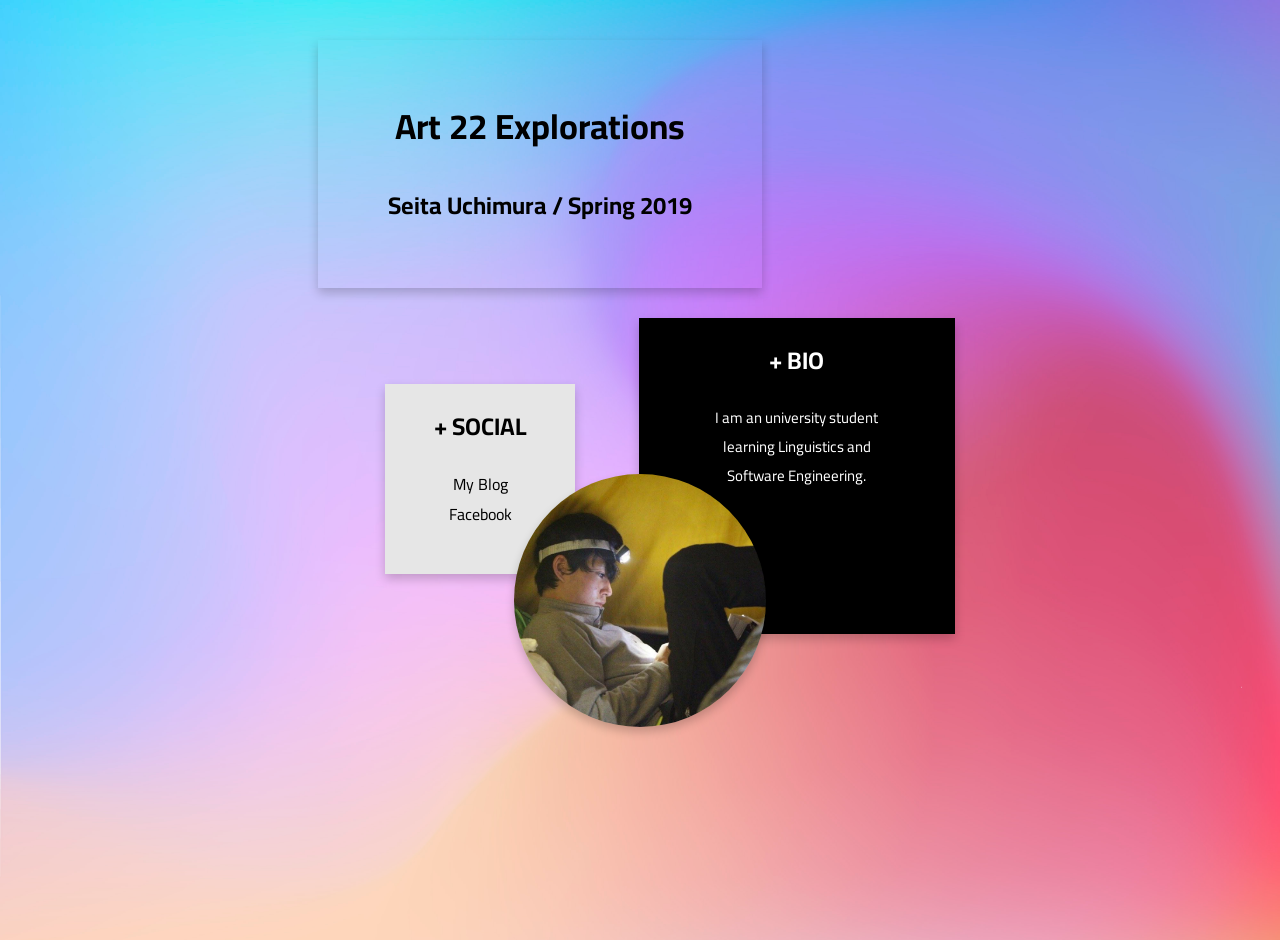
<file: art/art22/index.html>
<!DOCTYPE html>
<html>
    <head>
        <title>Art 22 SU's Explorations</title>
        <link rel="stylesheet" href="myStyle.css" media="screen"> 
        <link href="https://fonts.googleapis.com/css?family=Cairo" rel="stylesheet">
    </head>
    <body>
        <div id="main">
            <header>
                <div id="header-content">
                    <h1>Art 22 Explorations</h1>
                    <h2>Seita Uchimura / Spring 2019</h2>
                </div>
            </header>

            <div id="profile-content">
                <div id="social" class="content-wrapper">
                    <div class="content">
                        <h2>+ SOCIAL</h2>
                        <a href="https://seita.tokyo/">My Blog</a>
                        <br>
                        <a href="https://www.facebook.com/seitauchimura">Facebook</a>
                    </div>
                </div>
                <div id="bio" class="content-wrapper">
                    <div class="content">
                        <h2>+ BIO</h2>
                        <p>I am an university student learning Linguistics and Software Engineering.</p>
                    </div>
                </div>
            </div>
            <figure id="profile-image">
                <img src="images/profile.jpg"></img>
            </figure>
            <br>
        </div>
    </body>
</html>
</file>
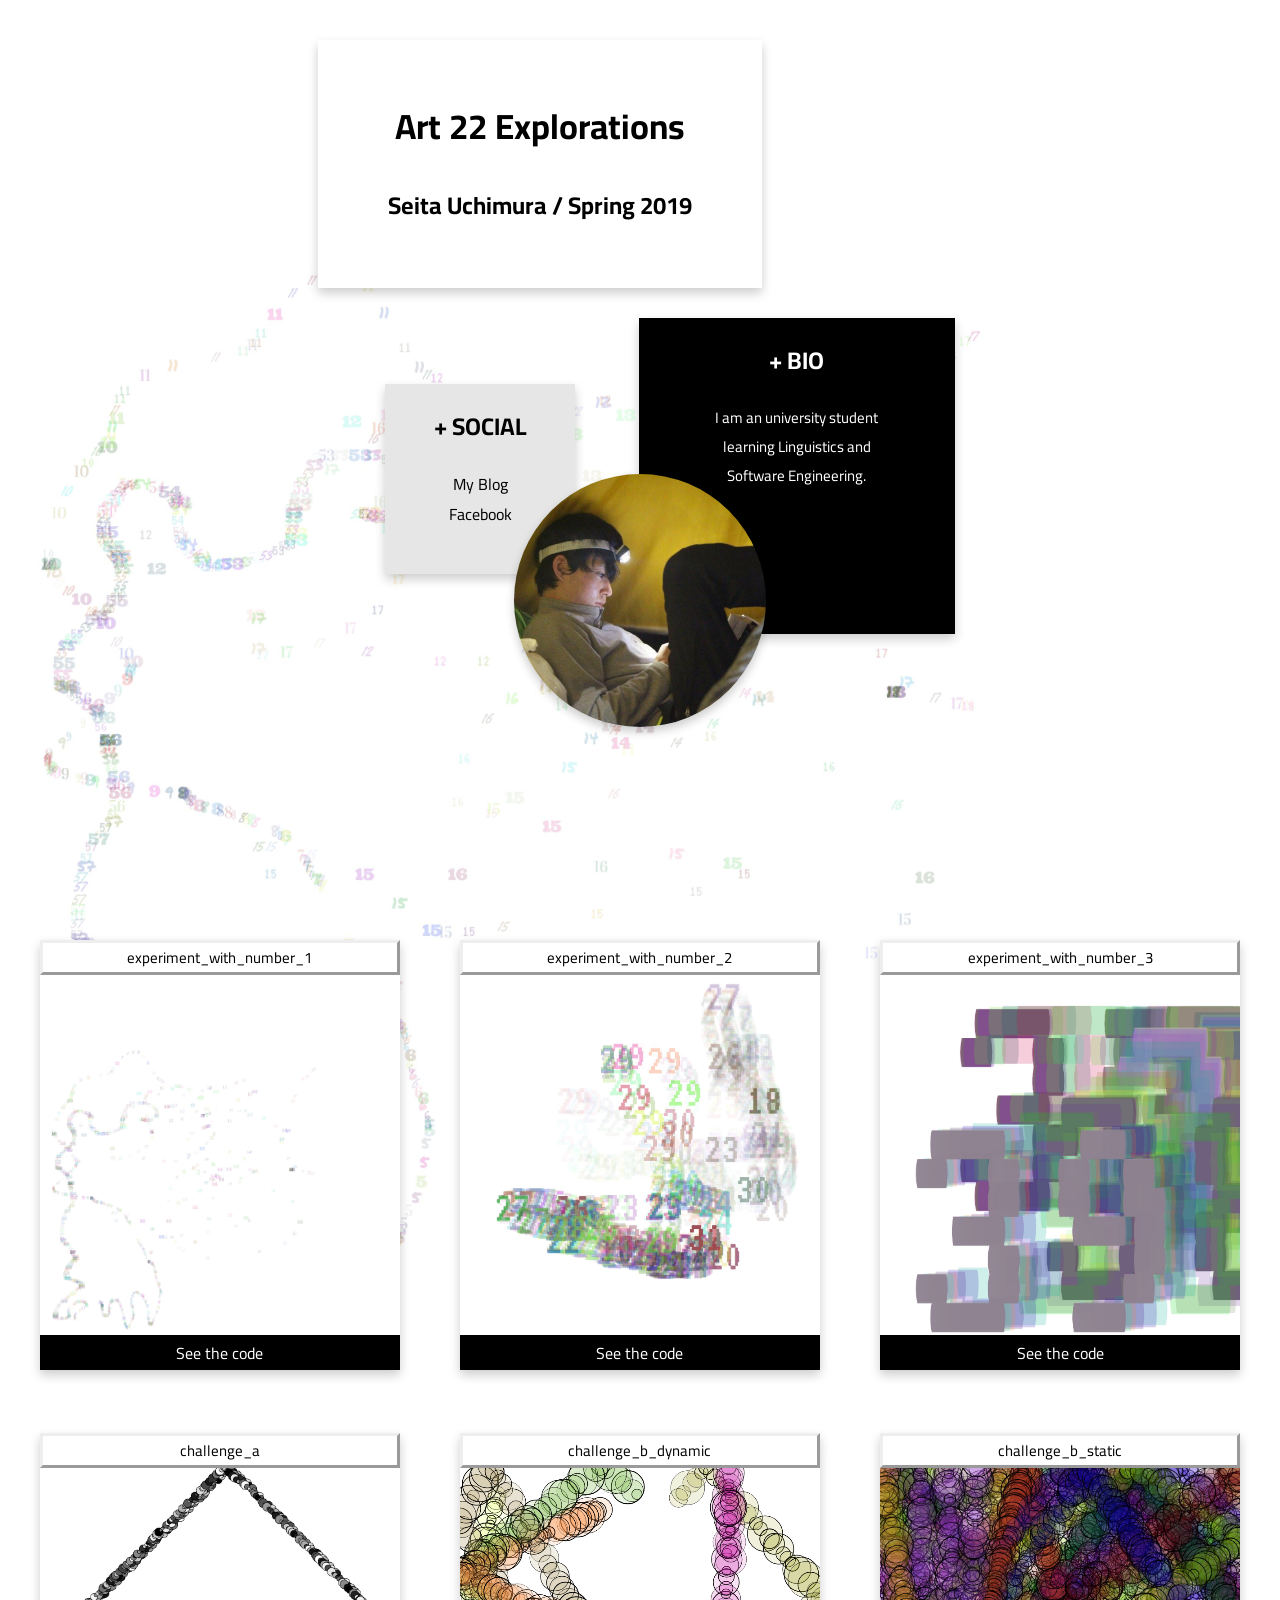
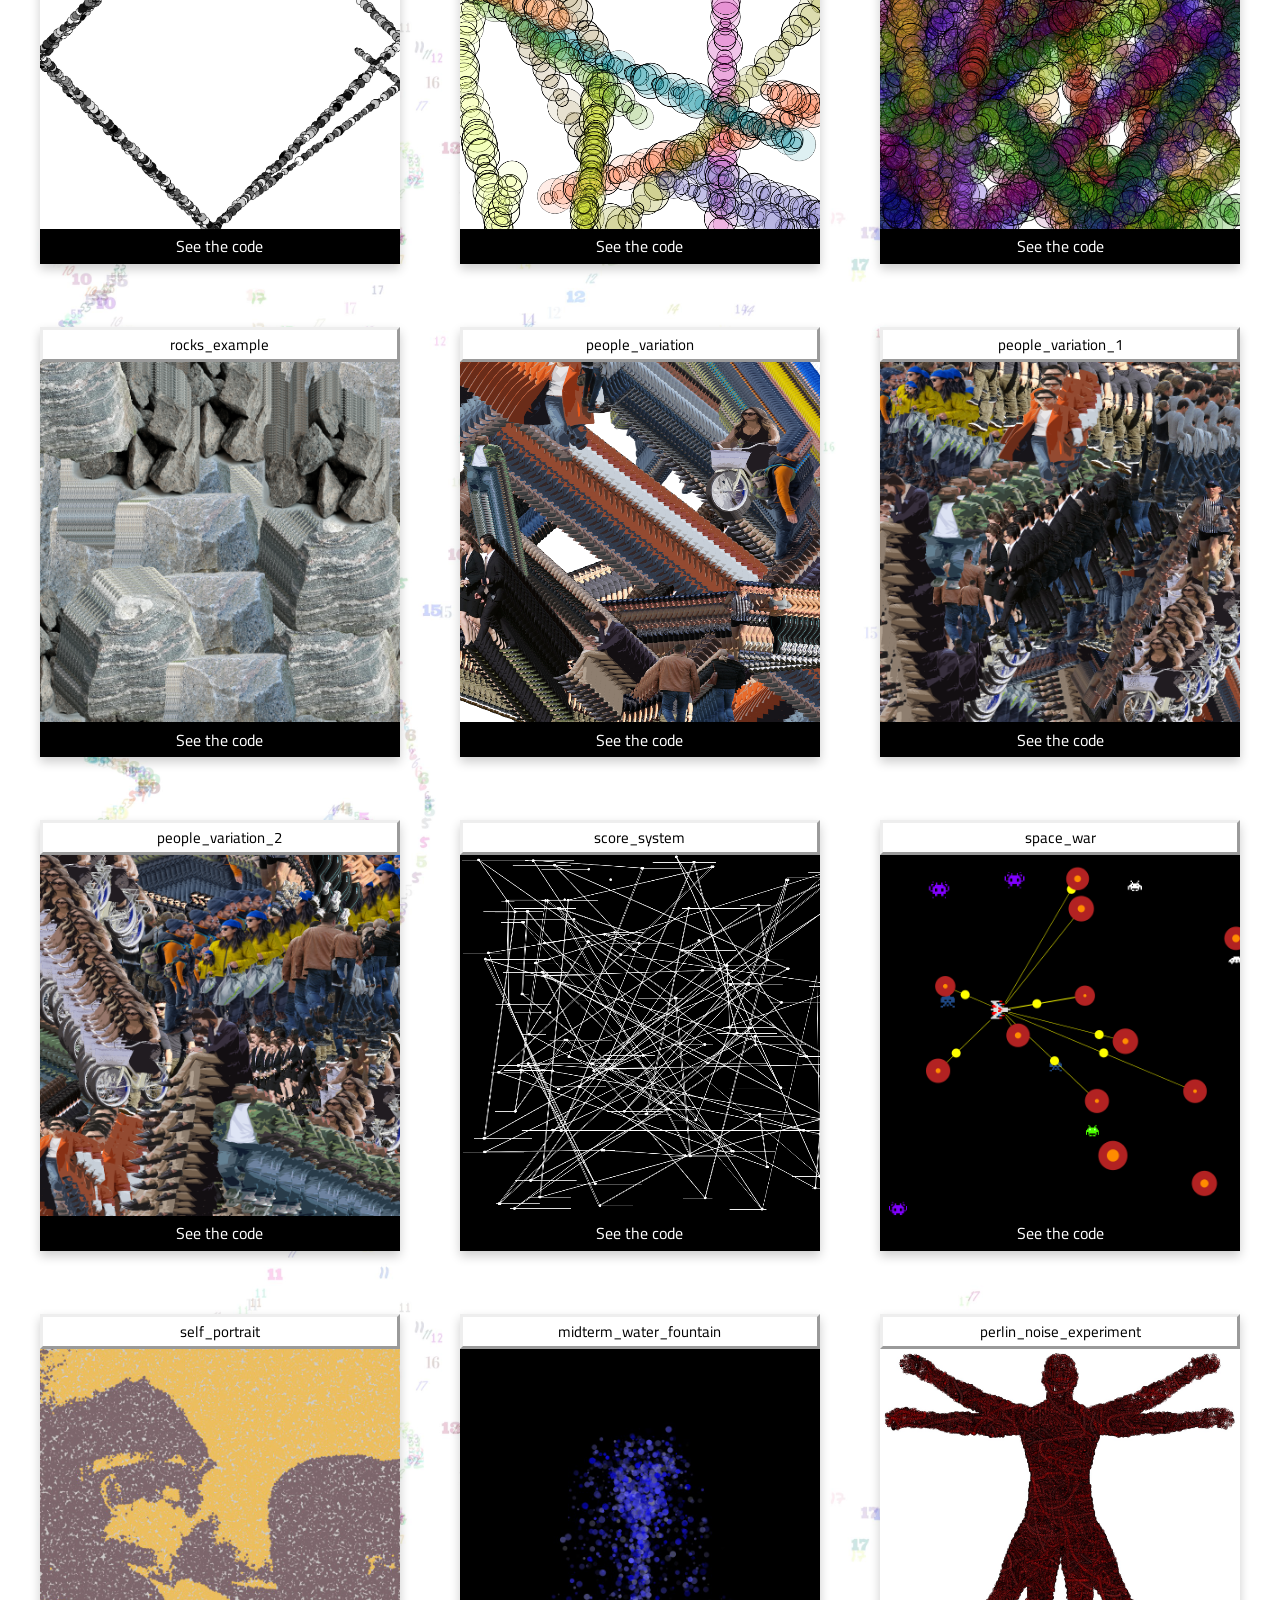
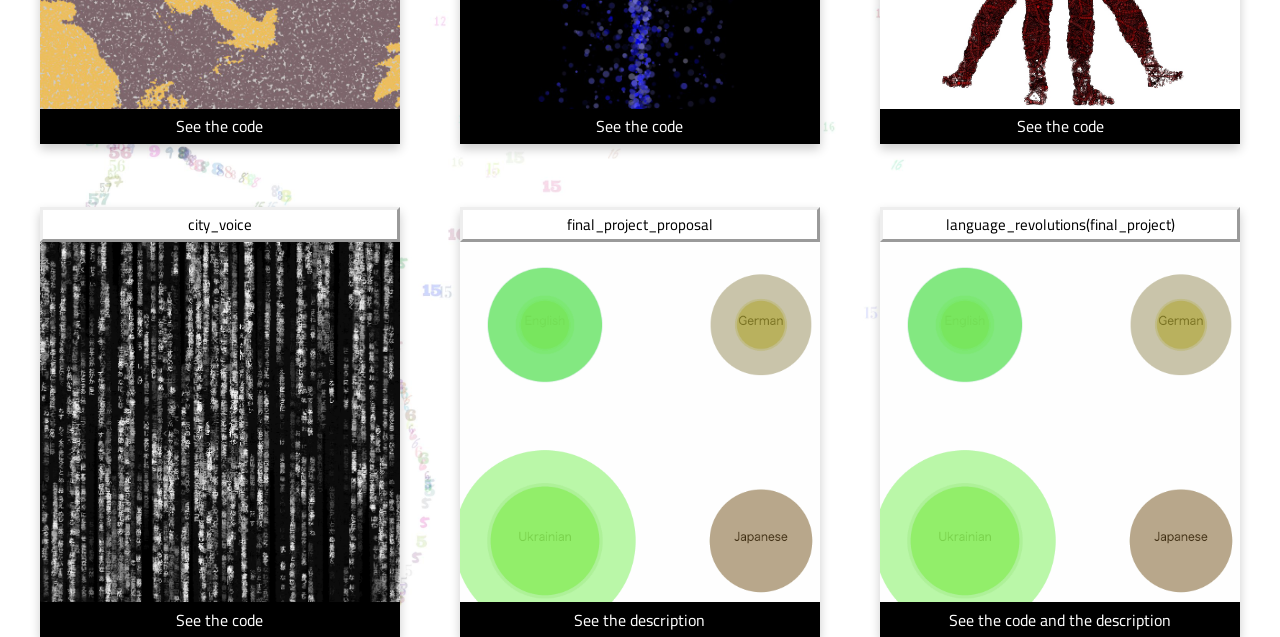
<file: art/art22/website/index.html>
<!DOCTYPE html>
<html>
    <head>
        <title>Art 22 SU's Explorations</title>
        <link rel="icon" href="./images/favicon.ico" type="image/x-icon">
        <link rel="shortcut icon" href="./images/favicon.ico" type="image/x-icon"/>
        <link rel="stylesheet" href="myStyle.css" media="screen"> 
        <link href="https://fonts.googleapis.com/css?family=Cairo" rel="stylesheet">
        <script type="text/javascript" src="codes/processing.js"></script>
        <!--<meta name="viewport" content="width=device-width, initial-scale=1.0, maximum-scale=1.0, minimum-scale=1.0">-->
    </head>
    <body>
        <div id="main">
            <header>
                <div id="header-content">
                    <h1>Art 22 Explorations</h1>
                    <h2>Seita Uchimura / Spring 2019</h2>
                </div>
            </header>

            <div id="profile-content">
                <div id="social" class="content-wrapper">
                    <div class="content">
                        <h2>+ SOCIAL</h2>
                        <a href="https://seita.tokyo/">My Blog</a>
                        <br>
                        <a href="https://www.facebook.com/seitauchimura">Facebook</a>
                    </div>
                </div>
                <div id="bio" class="content-wrapper">
                    <div class="content">
                        <h2>+ BIO</h2>
                        <p>I am an university student learning Linguistics and Software Engineering.</p>
                    </div>
                </div>
            </div>

            <figure id="profile-image">
                <img src="images/profile.jpg"></img>
            </figure>
            <br>
        </div>

        <div id="works-container">
            <div class="work-container">
                <div class="work-title">
                    experiment_with_number_1
                </div>
                <figure class="work-image">
                    <a href="images/screenshot_1.jpeg">
                        <img src="images/screenshot_1.jpeg"></img>
                    </a>
                </figure>
                <div class="work-source">
                    <a href="codes/number_experiment_1.pde">
                        See the code
                    </a>
                </div>
            </div>

            <div class="work-container">
                <div class="work-title">
                    experiment_with_number_2
                </div>
                <figure class="work-image">
                    <a href="images/screenshot_2.jpeg">
                        <img src="images/screenshot_2.jpeg"></img>
                    </a>
                </figure>
                <div class="work-source">
                    <a href="codes/number_experiment_2.pde">
                        See the code
                    </a>
                </div>
            </div>

            <div class="work-container">
                <div class="work-title">
                    experiment_with_number_3
                </div>
                <figure class="work-image">
                    <a href="images/screenshot_3.jpeg">
                        <img src="images/screenshot_3.jpeg"></img>
                    </a>
                </figure>
                <div class="work-source">
                    <a href="codes/number_experiment_2.pde">
                        See the code
                    </a>
                </div>
            </div>
        </div>

        <div id="works-container">
            <div class="work-container">
                <div class="work-title">
                    challenge_a
                </div>
                <figure class="work-image">
                    <a href="images/challenge_a.jpeg">
                        <img src="images/challenge_a.jpeg"></img>
                    </a>
                </figure>
                <div class="work-source">
                    <a href="codes/experiment_3.pde">
                        See the code
                    </a>
                </div>
            </div>

            <div class="work-container">
                <div class="work-title">
                    challenge_b_dynamic
                </div>
                <canvas 
                     data-processing-sources="codes/experiment_2.pde"
                     class="work-image">
                </canvas>
                <div class="work-source">
                    <a href="codes/experiment_2.pde">
                        See the code
                    </a>
                </div>
            </div>

            <div class="work-container">
                <div class="work-title">
                    challenge_b_static
                </div>
                <figure class="work-image">
                    <a href="images/challenge_b.jpeg">
                        <img src="images/challenge_b.jpeg"></img>
                    </a>
                </figure>
                <div class="work-source">
                    <a href="codes/experiment_2.pde">
                        See the code
                    </a>
                </div>
            </div>

            </div>

        <div id="works-container">
            <div class="work-container">
                <div class="work-title">
                    rocks_example
                </div>
                <figure class="work-image">
                    <a href="images/rocks.png">
                        <img src="images/rocks.png"></img>
                    </a>
                </figure>
                <div class="work-source">
                    <a href="codes/rock_experiment_1.pde">
                        See the code
                    </a>
                </div>
            </div>
            <div class="work-container">
                <div class="work-title">
                    people_variation
                </div>
                <canvas 
                     data-processing-sources="codes/rocks_variation_1.pde"
                     class="work-image">
                </canvas>
                <div class="work-source">
                    <a href="codes/rocks_variation_1.pde">
                        See the code
                    </a>
                </div>
            </div>
            <div class="work-container">
                <div class="work-title">
                    people_variation_1
                </div>
                <figure class="work-image">
                    <a href="images/people_1.png">
                        <img src="images/people_1.png"></img>
                    </a>
                </figure>
                <div class="work-source">
                    <a href="codes/rocks_variation_1.pde">
                        See the code
                    </a>
                </div>
            </div>
        </div>

        <div id="works-container">
            <div class="work-container">
                <div class="work-title">
                    people_variation_2
                </div>
                <figure class="work-image">
                    <a href="images/people_2.png">
                        <img src="images/people_2.png"></img>
                    </a>
                </figure>
                <div class="work-source">
                    <a href="codes/rocks_variation_1.pde">
                        See the code
                    </a>
                </div>
            </div>

            <div class="work-container">
                <div class="work-title">
                    score_system
                </div>
                <canvas 
                     data-processing-sources="codes/scoreSystem.pde"
                     class="work-image">
                </canvas>
                <div class="work-source">
                    <a href="codes/scoreSystem.pde">
                        See the code
                    </a>
                </div>
            </div>

            <div class="work-container">
                <div class="work-title">
                    space_war
                </div>
                <figure class="work-image">
                    <a href="images/space_war.png">
                        <img src="images/space_war.png"></img>
                    </a>
                </figure>
                <div class="work-source">
                    <a href="codes/space_war.pde">
                        See the code
                    </a>
                </div>
            </div>
        </div>

        <div id="works-container">
            <div class="work-container">
                <div class="work-title">
                    self_portrait
                </div>
                <figure class="work-image">
                    <a href="images/portrait_000756.jpg">
                        <img src="images/portrait_000756.jpg"></img>
                    </a>
                </figure>
                <div class="work-source">
                    <a href="codes/self_portrait.pde">
                        See the code
                    </a>
                </div>
            </div>

            <div class="work-container">
                <div class="work-title">
                    midterm_water_fountain
                </div>
                <figure class="work-image">
                    <a href="images/water_fountain.jpg">
                        <img src="images/water_fountain.jpg"></img>
                    </a>
                </figure>
                <div class="work-source">
                    <a href="codes/water_fountain.pde">
                        See the code
                    </a>
                </div>
            </div>

            <div class="work-container">
                <div class="work-title">
                    perlin_noise_experiment
                </div>
                <figure class="work-image">
                    <a href="images/human.jpg">
                        <img src="images/human.jpg"></img>
                    </a>
                </figure>
                <div class="work-source">
                    <a href="codes/human.pde">
                        See the code
                    </a>
                </div>
            </div>
        </div>

        <div id="works-container">
            <div class="work-container">
                <div class="work-title">
                    city_voice
                </div>
                <figure class="work-image">
                    <a href="images/city_voice.png">
                        <img src="images/city_voice.png"></img>
                    </a>
                </figure>
                <div class="work-source">
                    <a href="codes/sound_experiment.pde">
                        See the code
                    </a>
                </div>
            </div>

            <div class="work-container">
                <div class="work-title">
                    final_project_proposal
                </div>
                <figure class="work-image">
                    <a href="images/final_project_proposal.gif">
                        <img src="images/final_project_proposal.gif"></img>
                    </a>
                </figure>
                <div class="work-source">
                    <a href="codes/final_project_proposal.txt">
                        See the description
                    </a>
                </div>
            </div>

            <div class="work-container">
                <div class="work-title">
                    language_revolutions(final_project)
                </div>
                <figure class="work-image">
                    <a href="images/final_project.gif">
                        <img src="images/final_project.gif"></img>
                    </a>
                </figure>
                <div class="work-source">
                    <a href="codes/final_project">
                        See the code and the description
                    </a>
                </div>
            </div>
        </div>
    </body>
</html>
</file>
<file: art/art22/myStyle.css>
html,body { height:100%; }
body {
    background-color: #B721FF;
    background-image: url("images/Royal_Heath.jpg");
    background-size: cover;
    font-family: 'Cairo', sans-serif;
}
@media screen and (max-width: 769px) {
    body {
        /*background-size: cover;*/
        /*background-repeat: no-repeat;*/
    }
}
h1 {
    color: black;
    font-size: 35px;
}
#main {
    text-align: center;
    height: 100%;
    position: relative;
}
header {
    margin-top: 40px;
    text-align: center;
}
#header-content {
    width: auto;
    display: inline-block;
    padding: 30px 70px 40px 70px;
    /*border-radius: 5% 5%;*/
    box-shadow: 0px 5px 10px rgba(0, 0, 0, .2);
    margin-right: 200px;
    vertical-align: middle;
    transition-duration: 0.4s;
    /*transition-delay: 1s;*/
    transition-timing-function: ease-in-out;
}
#header-content:hover {
    background-color: rgb(230,230,230,0.5);
}
p {
    color: white;
    font-size: 15px;
}
#profile-content {
    padding: auto;
    text-align: center;
    /*display: inline-block;*/
    width: 100%;
    height: 150px;
    margin-bottom: 20px;
}
.content {
    position: absolute;
    top: 0;
    left: 0;
    bottom: 0;
    right: 0;
    box-shadow: 0px 5px 10px rgba(0, 0, 0, .2);
}
.content-wrapper {
    position: relative;
    /*width: 100%;*/
}
.content-wrapper:before {
    content:"";
    display: block;
    padding-top: 100%;
}
#social {
    color: black;
    background-color: #E6E6E6;
    width: 15%;
    bottom: 30px;
    height: auto;
    display: inline-block;
    transition-duration: 0.4s;
    transition-timing-function: ease;
}
#social a {
    color: black;
    text-decoration: none;
    transition-duration: 0.4s;
    transition-timing-function: ease;
}
#social:hover {
    background: black;
    color: white;
}
#social:hover a {
    color: white;
}

#bio {
    color: white;
    background-color: black;
    width: 25%;
    /*height: 500px;*/
    display: inline-block;
    top: 30px;
    left: 60px;
    z-index: 1;
    transition-duration: 0.4s;
    transition-timing-function: ease;
}
#bio:hover {
    background: rgb(0,0,0, 0);
}
#bio .content {
    padding-left: 60px;
    padding-right: 60px;
}
#profile-image {
    display: inline-block;
    border-radius: 50% 50%;
    width: 20%;
    padding: 0px;
    overflow: hidden;
    box-shadow: 0px 5px 10px rgba(0, 0, 0, .2);
    position: relative;
    z-index: 2;
    transition-duration: 0.4s;
    transition-timing-function: ease;
}
#profile-image:hover {
    -webkit-transform:	scale(1.1);
    transform:		scale(1.1);
}
img {
    width: 100%;
    vertical-align: middle;
}
a {
    color: white;
}
</file>
<file: art/art22/website/myStyle.css>
html,body { height:100%; }
body {
    background-color: white;
    background-image: url("images/screenshot_1.jpeg");
    background-size: cover;
    font-family: 'Cairo', sans-serif;
}
@media screen and (max-width: 769px) {
    #main {
        text-align: center;
        min-height: 400px;
        height: 70vh;
        position: relative;
    }
}
@media screen and (min-width: 770px) {
    #main {
        text-align: center;
        height: 100vh;
        min-height: 800px;
        position: relative;
    }
}
h1 {
    color: black;
    font-size: 35px;
}
header {
    margin-top: 40px;
    text-align: center;
}
#header-content {
    width: auto;
    display: inline-block;
    padding: 30px 70px 40px 70px;
    background-color: white;
    box-shadow: 0px 5px 10px rgba(0, 0, 0, .2);
    margin-right: 200px;
    vertical-align: middle;
    transition-duration: 0.4s;
    transition-timing-function: ease-in-out;
}
#header-content:hover {
    background-color: rgb(0, 0, 0, 0);
    box-shadow: 0px 0px 0px rgba(0, 0, 0, 0);
}
p {
    color: white;
    font-size: 15px;
}
#profile-content {
    text-align: center;
    width: 100%;
    height: 150px;
    margin-bottom: 20px;
}
.content {
    position: absolute;
    top: 0;
    left: 0;
    bottom: 0;
    right: 0;
    box-shadow: 0px 5px 10px rgba(0, 0, 0, .2);
}
.content-wrapper {
    position: relative;
}
.content-wrapper:before {
    content:"";
    display: block;
    padding-top: 100%;
}
#social {
    color: black;
    background-color: #E6E6E6;
    width: 15%;
    bottom: 30px;
    height: auto;
    display: inline-block;
    transition-duration: 0.4s;
    transition-timing-function: ease;
}
#social a {
    color: black;
    text-decoration: none;
    transition-duration: 0.4s;
    transition-timing-function: ease;
}
#social:hover {
    background: black;
    color: white;
}
#social:hover a {
    color: white;
}

#bio {
    color: white;
    background-color: black;
    width: 25%;
    display: inline-block;
    top: 30px;
    left: 60px;
    z-index: 1;
    transition-duration: 0.4s;
    transition-timing-function: ease;
}
#bio:hover {
    background: rgb(0, 0, 0, 0);
}
#bio:hover p,
#bio:hover h2 {
    display: none;
}
#bio .content {
    padding-left: 60px;
    padding-right: 60px;
}
#profile-image {
    display: inline-block;
    border-radius: 50% 50%;
    width: 20%;
    padding: 0px;
    overflow: hidden;
    box-shadow: 0px 5px 10px rgba(0, 0, 0, .2);
    position: relative;
    z-index: 2;
}
#profile-image:hover img {
    -webkit-transform:	scale(1.3);
    transform:		scale(1.3);
}
img {
    width: 100%;
    vertical-align: middle;
    transition-duration: 0.4s;
    transition-timing-function: ease;
}
a {
    color: white;
}
canvas {
    width: 100%;
    vertical-align: middle;
}
#works-container {
    margin-right: 2.5%;
    margin-left: 2.5%;
    margin-bottom: 5%;
    width: 95%;
    height: auto;
    display: -webkit-flex; /* Safari */
    /*display: flex;*/
    -webkit-justify-content: space-between; /* Safari */
    justify-content:         space-between;
    text-align: center;
}
.work-container {
    width: 30%;
    height: auto;
    box-shadow: 0px 5px 10px rgba(0, 0, 0, .2);
    transition-duration: 0.4s;
    transition-timing-function: ease-in-out;
}
.work-container:hover {
    box-shadow: 0px 0px 0px rgba(0, 0, 0, 0);
}
.work-image {
    width: 100%;
    margin: 0px 0px;
}
.work-title {
    background-color: white;
    color: black;
    font-size: 15px;
    border-style: outset;
}
.work-source {
    background-color: black;
    text-align: center;
    padding: 2.5px 0px;
}
.work-source a {
    text-decoration: none;
}
#dummy {
    box-shadow: 0px 0px 0px rgba(0, 0, 0, 0);
}
</file>
